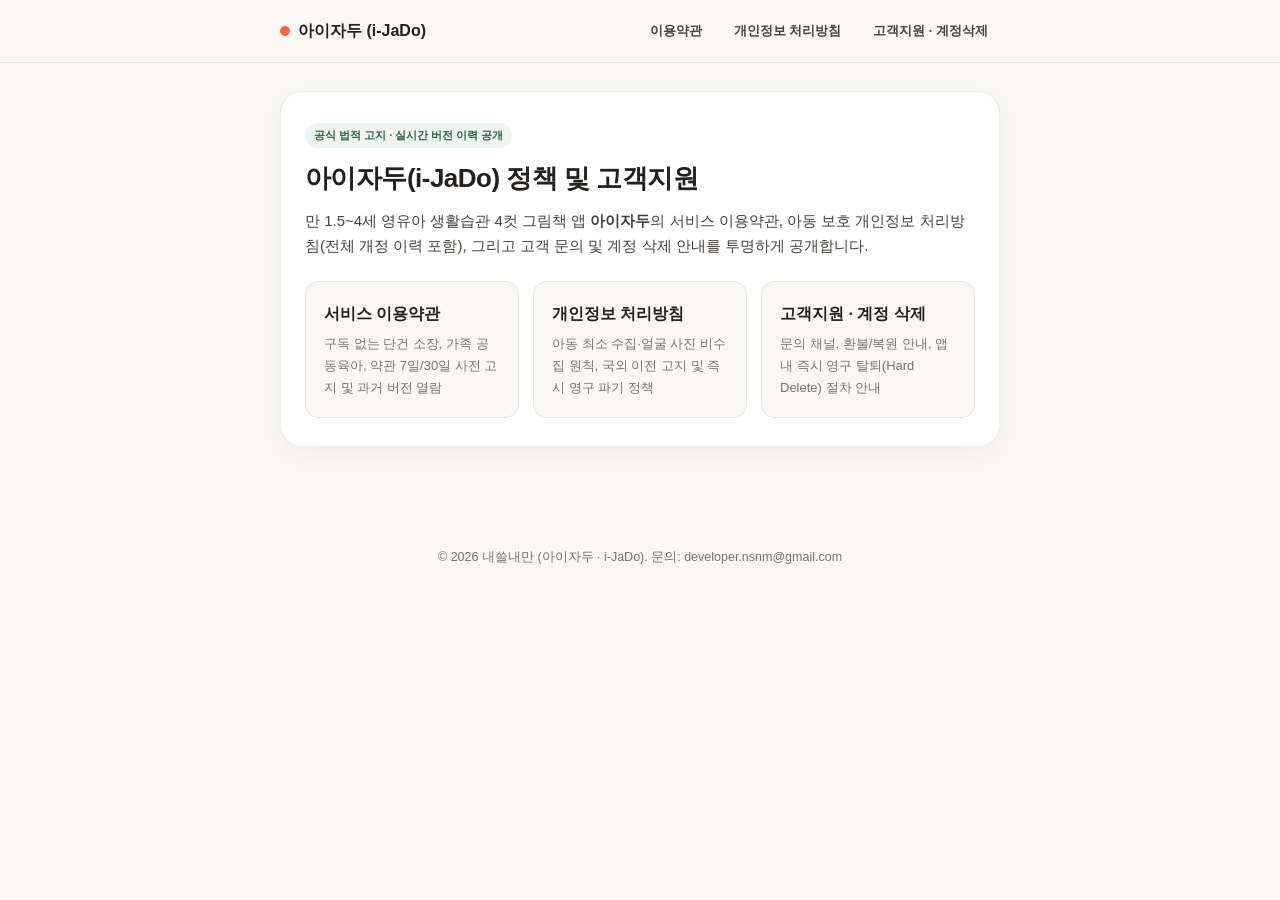
<file: index.html>
<!DOCTYPE html>
<html lang="ko">
<head>
  <meta charset="UTF-8" />
  <meta name="viewport" content="width=device-width, initial-scale=1.0" />
  <title>아이자두(i-JaDo) 법적 고지 및 고객지원</title>
  <link rel="stylesheet" href="./styles.css" />
</head>
<body>
  <header class="topbar">
    <div class="topbar-inner">
      <a class="brand" href="./index.html"><span class="brand-dot"></span>아이자두 (i-JaDo)</a>
      <nav class="nav">
        <a href="./terms.html">이용약관</a>
        <a href="./privacy.html">개인정보 처리방침</a>
        <a href="./support.html">고객지원 · 계정삭제</a>
      </nav>
    </div>
  </header>

  <main class="container">
    <section class="hero-card">
      <span class="badge">공식 법적 고지 · 실시간 버전 이력 공개</span>
      <h1>아이자두(i-JaDo) 정책 및 고객지원</h1>
      <p>
        만 1.5~4세 영유아 생활습관 4컷 그림책 앱 <strong>아이자두</strong>의 서비스 이용약관,
        아동 보호 개인정보 처리방침(전체 개정 이력 포함), 그리고 고객 문의 및 계정 삭제 안내를 투명하게 공개합니다.
      </p>

      <div class="hub-grid">
        <a class="hub-link" href="./terms.html">
          <h3>서비스 이용약관</h3>
          <p>구독 없는 단건 소장, 가족 공동육아, 약관 7일/30일 사전 고지 및 과거 버전 열람</p>
        </a>
        <a class="hub-link" href="./privacy.html">
          <h3>개인정보 처리방침</h3>
          <p>아동 최소 수집·얼굴 사진 비수집 원칙, 국외 이전 고지 및 즉시 영구 파기 정책</p>
        </a>
        <a class="hub-link" href="./support.html">
          <h3>고객지원 · 계정 삭제</h3>
          <p>문의 채널, 환불/복원 안내, 앱 내 즉시 영구 탈퇴(Hard Delete) 절차 안내</p>
        </a>
      </div>
    </section>
  </main>

  <footer class="footer">
    © 2026 내쓸내만 (아이자두 · i-JaDo). 문의: developer.nsnm@gmail.com
  </footer>
</body>
</html>
</file>
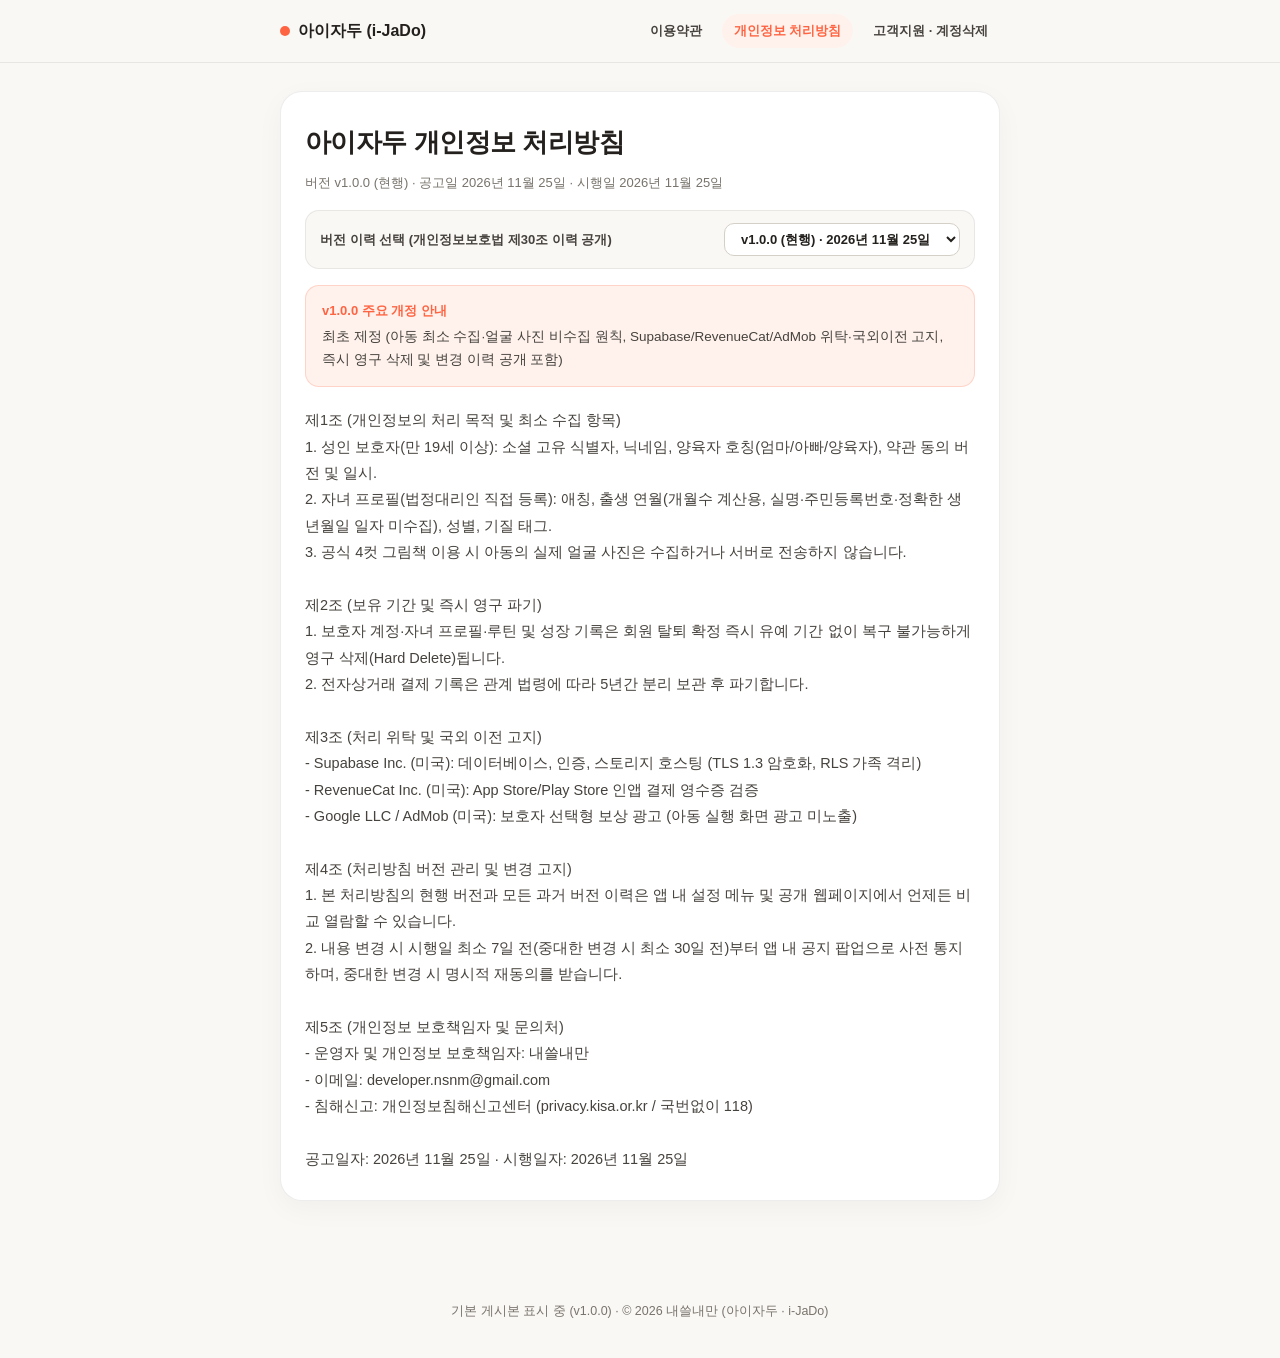
<file: privacy.html>
<!DOCTYPE html>
<html lang="ko">
<head>
  <meta charset="UTF-8" />
  <meta name="viewport" content="width=device-width, initial-scale=1.0" />
  <title>아이자두(i-JaDo) 개인정보 처리방침</title>
  <link rel="stylesheet" href="./styles.css" />
</head>
<body data-legal-doc-type="privacy">
  <header class="topbar">
    <div class="topbar-inner">
      <a class="brand" href="./index.html"><span class="brand-dot"></span>아이자두 (i-JaDo)</a>
      <nav class="nav">
        <a href="./terms.html">이용약관</a>
        <a class="active" href="./privacy.html">개인정보 처리방침</a>
        <a href="./support.html">고객지원 · 계정삭제</a>
      </nav>
    </div>
  </header>

  <main class="container">
    <article class="doc-card">
      <h1 id="doc-title">아이자두 개인정보 처리방침</h1>
      <div id="doc-meta" class="meta-line">버전 v1.0.0 (현행) · 공고일 2026년 11월 25일 · 시행일 2026년 11월 25일</div>

      <div class="version-bar">
        <label for="version-select">버전 이력 선택 (개인정보보호법 제30조 이력 공개)</label>
        <select id="version-select" aria-label="개인정보 처리방침 버전 선택">
          <option value="1.0.0" selected>v1.0.0 (현행) · 2026년 11월 25일</option>
        </select>
      </div>

      <div id="doc-summary-wrap" class="summary-box">
        <strong id="doc-summary-title">v1.0.0 주요 개정 안내</strong>
        <p id="doc-summary-body">최초 제정 (아동 최소 수집·얼굴 사진 비수집 원칙, Supabase/RevenueCat/AdMob 위탁·국외이전 고지, 즉시 영구 삭제 및 변경 이력 공개 포함)</p>
      </div>

      <div id="doc-body" class="doc-body">제1조 (개인정보의 처리 목적 및 최소 수집 항목)
1. 성인 보호자(만 19세 이상): 소셜 고유 식별자, 닉네임, 양육자 호칭(엄마/아빠/양육자), 약관 동의 버전 및 일시.
2. 자녀 프로필(법정대리인 직접 등록): 애칭, 출생 연월(개월수 계산용, 실명·주민등록번호·정확한 생년월일 일자 미수집), 성별, 기질 태그.
3. 공식 4컷 그림책 이용 시 아동의 실제 얼굴 사진은 수집하거나 서버로 전송하지 않습니다.

제2조 (보유 기간 및 즉시 영구 파기)
1. 보호자 계정·자녀 프로필·루틴 및 성장 기록은 회원 탈퇴 확정 즉시 유예 기간 없이 복구 불가능하게 영구 삭제(Hard Delete)됩니다.
2. 전자상거래 결제 기록은 관계 법령에 따라 5년간 분리 보관 후 파기합니다.

제3조 (처리 위탁 및 국외 이전 고지)
- Supabase Inc. (미국): 데이터베이스, 인증, 스토리지 호스팅 (TLS 1.3 암호화, RLS 가족 격리)
- RevenueCat Inc. (미국): App Store/Play Store 인앱 결제 영수증 검증
- Google LLC / AdMob (미국): 보호자 선택형 보상 광고 (아동 실행 화면 광고 미노출)

제4조 (처리방침 버전 관리 및 변경 고지)
1. 본 처리방침의 현행 버전과 모든 과거 버전 이력은 앱 내 설정 메뉴 및 공개 웹페이지에서 언제든 비교 열람할 수 있습니다.
2. 내용 변경 시 시행일 최소 7일 전(중대한 변경 시 최소 30일 전)부터 앱 내 공지 팝업으로 사전 통지하며, 중대한 변경 시 명시적 재동의를 받습니다.

제5조 (개인정보 보호책임자 및 문의처)
- 운영자 및 개인정보 보호책임자: 내쓸내만
- 이메일: developer.nsnm@gmail.com
- 침해신고: 개인정보침해신고센터 (privacy.kisa.or.kr / 국번없이 118)

공고일자: 2026년 11월 25일 · 시행일자: 2026년 11월 25일</div>
    </article>
  </main>

  <footer class="footer">
    <span id="sync-note">버전 동기화 확인 중...</span> · © 2026 내쓸내만 (아이자두 · i-JaDo)
  </footer>
  <script src="./legal-app.js"></script>
</body>
</html>
</file>
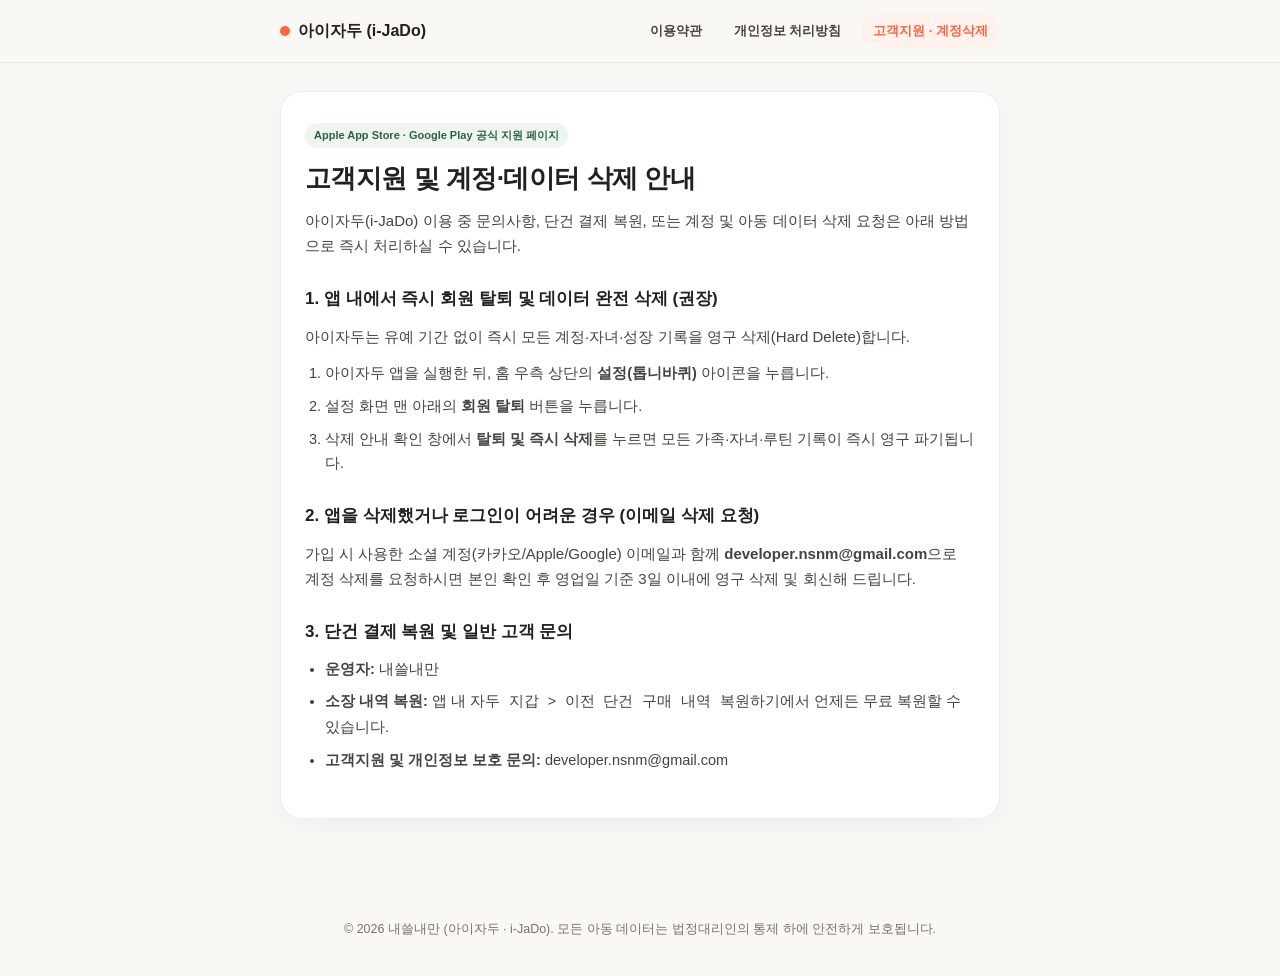
<file: support.html>
<!DOCTYPE html>
<html lang="ko">
<head>
  <meta charset="UTF-8" />
  <meta name="viewport" content="width=device-width, initial-scale=1.0" />
  <title>아이자두(i-JaDo) 고객지원 및 계정·데이터 삭제 안내</title>
  <link rel="stylesheet" href="./styles.css" />
</head>
<body>
  <header class="topbar">
    <div class="topbar-inner">
      <a class="brand" href="./index.html"><span class="brand-dot"></span>아이자두 (i-JaDo)</a>
      <nav class="nav">
        <a href="./terms.html">이용약관</a>
        <a href="./privacy.html">개인정보 처리방침</a>
        <a class="active" href="./support.html">고객지원 · 계정삭제</a>
      </nav>
    </div>
  </header>

  <main class="container">
    <article class="doc-card">
      <span class="badge">Apple App Store · Google Play 공식 지원 페이지</span>
      <h1>고객지원 및 계정·데이터 삭제 안내</h1>
      <p>
        아이자두(i-JaDo) 이용 중 문의사항, 단건 결제 복원, 또는 계정 및 아동 데이터 삭제 요청은 아래 방법으로 즉시 처리하실 수 있습니다.
      </p>

      <h2>1. 앱 내에서 즉시 회원 탈퇴 및 데이터 완전 삭제 (권장)</h2>
      <p>아이자두는 유예 기간 없이 즉시 모든 계정·자녀·성장 기록을 영구 삭제(Hard Delete)합니다.</p>
      <ol class="step-list">
        <li>아이자두 앱을 실행한 뒤, 홈 우측 상단의 <strong>설정(톱니바퀴)</strong> 아이콘을 누릅니다.</li>
        <li>설정 화면 맨 아래의 <strong>회원 탈퇴</strong> 버튼을 누릅니다.</li>
        <li>삭제 안내 확인 창에서 <strong>탈퇴 및 즉시 삭제</strong>를 누르면 모든 가족·자녀·루틴 기록이 즉시 영구 파기됩니다.</li>
      </ol>

      <h2>2. 앱을 삭제했거나 로그인이 어려운 경우 (이메일 삭제 요청)</h2>
      <p>
        가입 시 사용한 소셜 계정(카카오/Apple/Google) 이메일과 함께
        <strong>developer.nsnm@gmail.com</strong>으로 계정 삭제를 요청하시면 본인 확인 후 영업일 기준 3일 이내에 영구 삭제 및 회신해 드립니다.
      </p>

      <h2>3. 단건 결제 복원 및 일반 고객 문의</h2>
      <ul class="step-list">
        <li><strong>운영자:</strong> 내쓸내만</li>
        <li><strong>소장 내역 복원:</strong> 앱 내 <code>자두 지갑 &gt; 이전 단건 구매 내역 복원하기</code>에서 언제든 무료 복원할 수 있습니다.</li>
        <li><strong>고객지원 및 개인정보 보호 문의:</strong> developer.nsnm@gmail.com</li>
      </ul>
    </article>
  </main>

  <footer class="footer">
    © 2026 내쓸내만 (아이자두 · i-JaDo). 모든 아동 데이터는 법정대리인의 통제 하에 안전하게 보호됩니다.
  </footer>
</body>
</html>
</file>
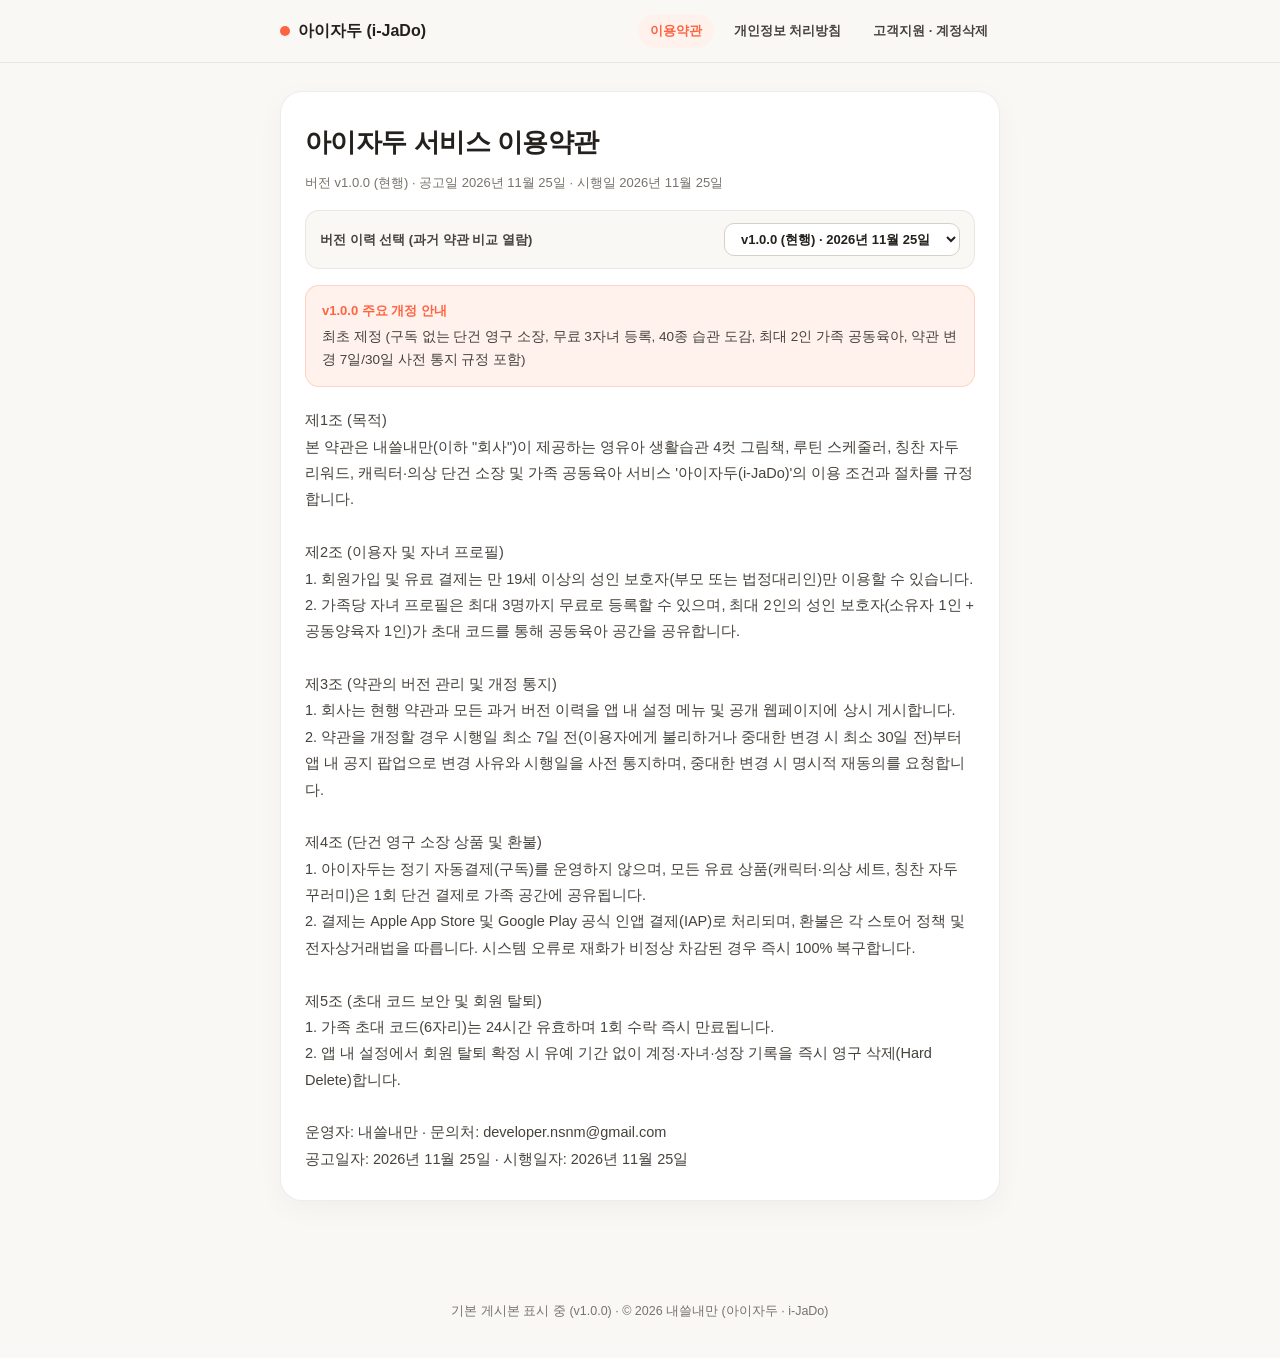
<file: terms.html>
<!DOCTYPE html>
<html lang="ko">
<head>
  <meta charset="UTF-8" />
  <meta name="viewport" content="width=device-width, initial-scale=1.0" />
  <title>아이자두(i-JaDo) 서비스 이용약관</title>
  <link rel="stylesheet" href="./styles.css" />
</head>
<body data-legal-doc-type="terms">
  <header class="topbar">
    <div class="topbar-inner">
      <a class="brand" href="./index.html"><span class="brand-dot"></span>아이자두 (i-JaDo)</a>
      <nav class="nav">
        <a class="active" href="./terms.html">이용약관</a>
        <a href="./privacy.html">개인정보 처리방침</a>
        <a href="./support.html">고객지원 · 계정삭제</a>
      </nav>
    </div>
  </header>

  <main class="container">
    <article class="doc-card">
      <h1 id="doc-title">아이자두 서비스 이용약관</h1>
      <div id="doc-meta" class="meta-line">버전 v1.0.0 (현행) · 공고일 2026년 11월 25일 · 시행일 2026년 11월 25일</div>

      <div class="version-bar">
        <label for="version-select">버전 이력 선택 (과거 약관 비교 열람)</label>
        <select id="version-select" aria-label="이용약관 버전 선택">
          <option value="1.0.0" selected>v1.0.0 (현행) · 2026년 11월 25일</option>
        </select>
      </div>

      <div id="doc-summary-wrap" class="summary-box">
        <strong id="doc-summary-title">v1.0.0 주요 개정 안내</strong>
        <p id="doc-summary-body">최초 제정 (구독 없는 단건 영구 소장, 무료 3자녀 등록, 40종 습관 도감, 최대 2인 가족 공동육아, 약관 변경 7일/30일 사전 통지 규정 포함)</p>
      </div>

      <div id="doc-body" class="doc-body">제1조 (목적)
본 약관은 내쓸내만(이하 "회사")이 제공하는 영유아 생활습관 4컷 그림책, 루틴 스케줄러, 칭찬 자두 리워드, 캐릭터·의상 단건 소장 및 가족 공동육아 서비스 '아이자두(i-JaDo)'의 이용 조건과 절차를 규정합니다.

제2조 (이용자 및 자녀 프로필)
1. 회원가입 및 유료 결제는 만 19세 이상의 성인 보호자(부모 또는 법정대리인)만 이용할 수 있습니다.
2. 가족당 자녀 프로필은 최대 3명까지 무료로 등록할 수 있으며, 최대 2인의 성인 보호자(소유자 1인 + 공동양육자 1인)가 초대 코드를 통해 공동육아 공간을 공유합니다.

제3조 (약관의 버전 관리 및 개정 통지)
1. 회사는 현행 약관과 모든 과거 버전 이력을 앱 내 설정 메뉴 및 공개 웹페이지에 상시 게시합니다.
2. 약관을 개정할 경우 시행일 최소 7일 전(이용자에게 불리하거나 중대한 변경 시 최소 30일 전)부터 앱 내 공지 팝업으로 변경 사유와 시행일을 사전 통지하며, 중대한 변경 시 명시적 재동의를 요청합니다.

제4조 (단건 영구 소장 상품 및 환불)
1. 아이자두는 정기 자동결제(구독)를 운영하지 않으며, 모든 유료 상품(캐릭터·의상 세트, 칭찬 자두 꾸러미)은 1회 단건 결제로 가족 공간에 공유됩니다.
2. 결제는 Apple App Store 및 Google Play 공식 인앱 결제(IAP)로 처리되며, 환불은 각 스토어 정책 및 전자상거래법을 따릅니다. 시스템 오류로 재화가 비정상 차감된 경우 즉시 100% 복구합니다.

제5조 (초대 코드 보안 및 회원 탈퇴)
1. 가족 초대 코드(6자리)는 24시간 유효하며 1회 수락 즉시 만료됩니다.
2. 앱 내 설정에서 회원 탈퇴 확정 시 유예 기간 없이 계정·자녀·성장 기록을 즉시 영구 삭제(Hard Delete)합니다.

운영자: 내쓸내만 · 문의처: developer.nsnm@gmail.com
공고일자: 2026년 11월 25일 · 시행일자: 2026년 11월 25일</div>
    </article>
  </main>

  <footer class="footer">
    <span id="sync-note">버전 동기화 확인 중...</span> · © 2026 내쓸내만 (아이자두 · i-JaDo)
  </footer>
  <script src="./legal-app.js"></script>
</body>
</html>
</file>
<file: styles.css>
:root {
  --bg: #FAF8F5;
  --surface: #FFFFFF;
  --ink-900: #23201D;
  --ink-700: #46423D;
  --ink-500: #78736B;
  --ink-300: #D5D0C7;
  --coral-500: #FF6442;
  --coral-soft: #FFF2ED;
  --sage-700: #2F6040;
  --sage-soft: #EEF5F0;
  --radius-xl: 22px;
  --radius-lg: 14px;
}

* {
  box-sizing: border-box;
}

html, body {
  margin: 0;
  padding: 0;
  background: var(--bg);
  color: var(--ink-900);
  font-family: -apple-system, BlinkMacSystemFont, "Apple SD Gothic Neo", "Pretendard", "Noto Sans KR", sans-serif;
  line-height: 1.7;
  -webkit-font-smoothing: antialiased;
}

.topbar {
  position: sticky;
  top: 0;
  z-index: 20;
  background: rgba(250, 248, 245, 0.92);
  backdrop-filter: blur(12px);
  border-bottom: 1px solid rgba(35, 32, 29, 0.08);
}

.topbar-inner {
  max-width: 760px;
  margin: 0 auto;
  padding: 14px 20px;
  display: flex;
  align-items: center;
  justify-content: space-between;
  gap: 12px;
  flex-wrap: wrap;
}

.brand {
  text-decoration: none;
  color: var(--ink-900);
  font-weight: 800;
  font-size: 16px;
  display: inline-flex;
  align-items: center;
  gap: 8px;
}

.brand-dot {
  width: 10px;
  height: 10px;
  border-radius: 50%;
  background: var(--coral-500);
  display: inline-block;
}

.nav {
  display: flex;
  gap: 8px;
  flex-wrap: wrap;
}

.nav a {
  text-decoration: none;
  font-size: 13px;
  font-weight: 600;
  color: var(--ink-700);
  padding: 6px 12px;
  border-radius: 999px;
  transition: background 0.15s ease, color 0.15s ease;
}

.nav a:hover,
.nav a.active {
  background: var(--coral-soft);
  color: var(--coral-500);
}

.container {
  max-width: 760px;
  margin: 0 auto;
  padding: 28px 20px 72px;
}

.hero-card,
.doc-card {
  background: var(--surface);
  border: 1px solid rgba(35, 32, 29, 0.08);
  border-radius: var(--radius-xl);
  padding: 28px 24px;
  box-shadow: 0 8px 28px rgba(35, 32, 29, 0.04);
}

h1 {
  margin: 0 0 8px;
  font-size: 26px;
  font-weight: 800;
  letter-spacing: -0.02em;
}

h2 {
  margin: 26px 0 10px;
  font-size: 17px;
  font-weight: 800;
  color: var(--ink-900);
}

p {
  margin: 0 0 12px;
  color: var(--ink-700);
  font-size: 15px;
}

.meta-line {
  font-size: 13px;
  color: var(--ink-500);
  margin-bottom: 16px;
}

.version-bar {
  display: flex;
  align-items: center;
  justify-content: space-between;
  gap: 12px;
  flex-wrap: wrap;
  background: var(--bg);
  border: 1px solid rgba(35, 32, 29, 0.08);
  border-radius: var(--radius-lg);
  padding: 12px 14px;
  margin-bottom: 16px;
}

.version-bar label {
  font-size: 13px;
  font-weight: 700;
  color: var(--ink-700);
}

.version-bar select {
  font-size: 13px;
  font-weight: 700;
  color: var(--ink-900);
  background: #FFFFFF;
  border: 1px solid var(--ink-300);
  border-radius: 10px;
  padding: 7px 12px;
  cursor: pointer;
}

.summary-box {
  background: var(--coral-soft);
  border: 1px solid rgba(255, 100, 66, 0.22);
  border-radius: var(--radius-lg);
  padding: 14px 16px;
  margin-bottom: 20px;
}

.summary-box strong {
  display: block;
  font-size: 13px;
  color: var(--coral-500);
  margin-bottom: 4px;
}

.summary-box p {
  margin: 0;
  font-size: 13.5px;
  color: var(--ink-700);
}

.doc-body {
  white-space: pre-wrap;
  font-size: 14.5px;
  line-height: 1.82;
  color: var(--ink-700);
}

.hub-grid {
  display: grid;
  grid-template-columns: repeat(auto-fit, minmax(210px, 1fr));
  gap: 14px;
  margin-top: 22px;
}

.hub-link {
  display: block;
  text-decoration: none;
  background: var(--bg);
  border: 1px solid rgba(35, 32, 29, 0.08);
  border-radius: var(--radius-lg);
  padding: 18px;
  color: var(--ink-900);
  transition: transform 0.15s ease, border-color 0.15s ease;
}

.hub-link:hover {
  transform: translateY(-2px);
  border-color: var(--coral-500);
}

.hub-link h3 {
  margin: 0 0 6px;
  font-size: 16px;
  font-weight: 800;
}

.hub-link p {
  margin: 0;
  font-size: 13px;
  color: var(--ink-500);
}

.badge {
  display: inline-block;
  font-size: 11px;
  font-weight: 800;
  padding: 3px 9px;
  border-radius: 999px;
  background: var(--sage-soft);
  color: var(--sage-700);
  margin-bottom: 8px;
}

.step-list {
  margin: 10px 0 18px;
  padding-left: 20px;
  color: var(--ink-700);
  font-size: 14.5px;
}

.step-list li {
  margin-bottom: 8px;
}

.footer {
  max-width: 760px;
  margin: 28px auto 0;
  padding: 0 20px 36px;
  font-size: 12.5px;
  color: var(--ink-500);
  text-align: center;
}
</file>
